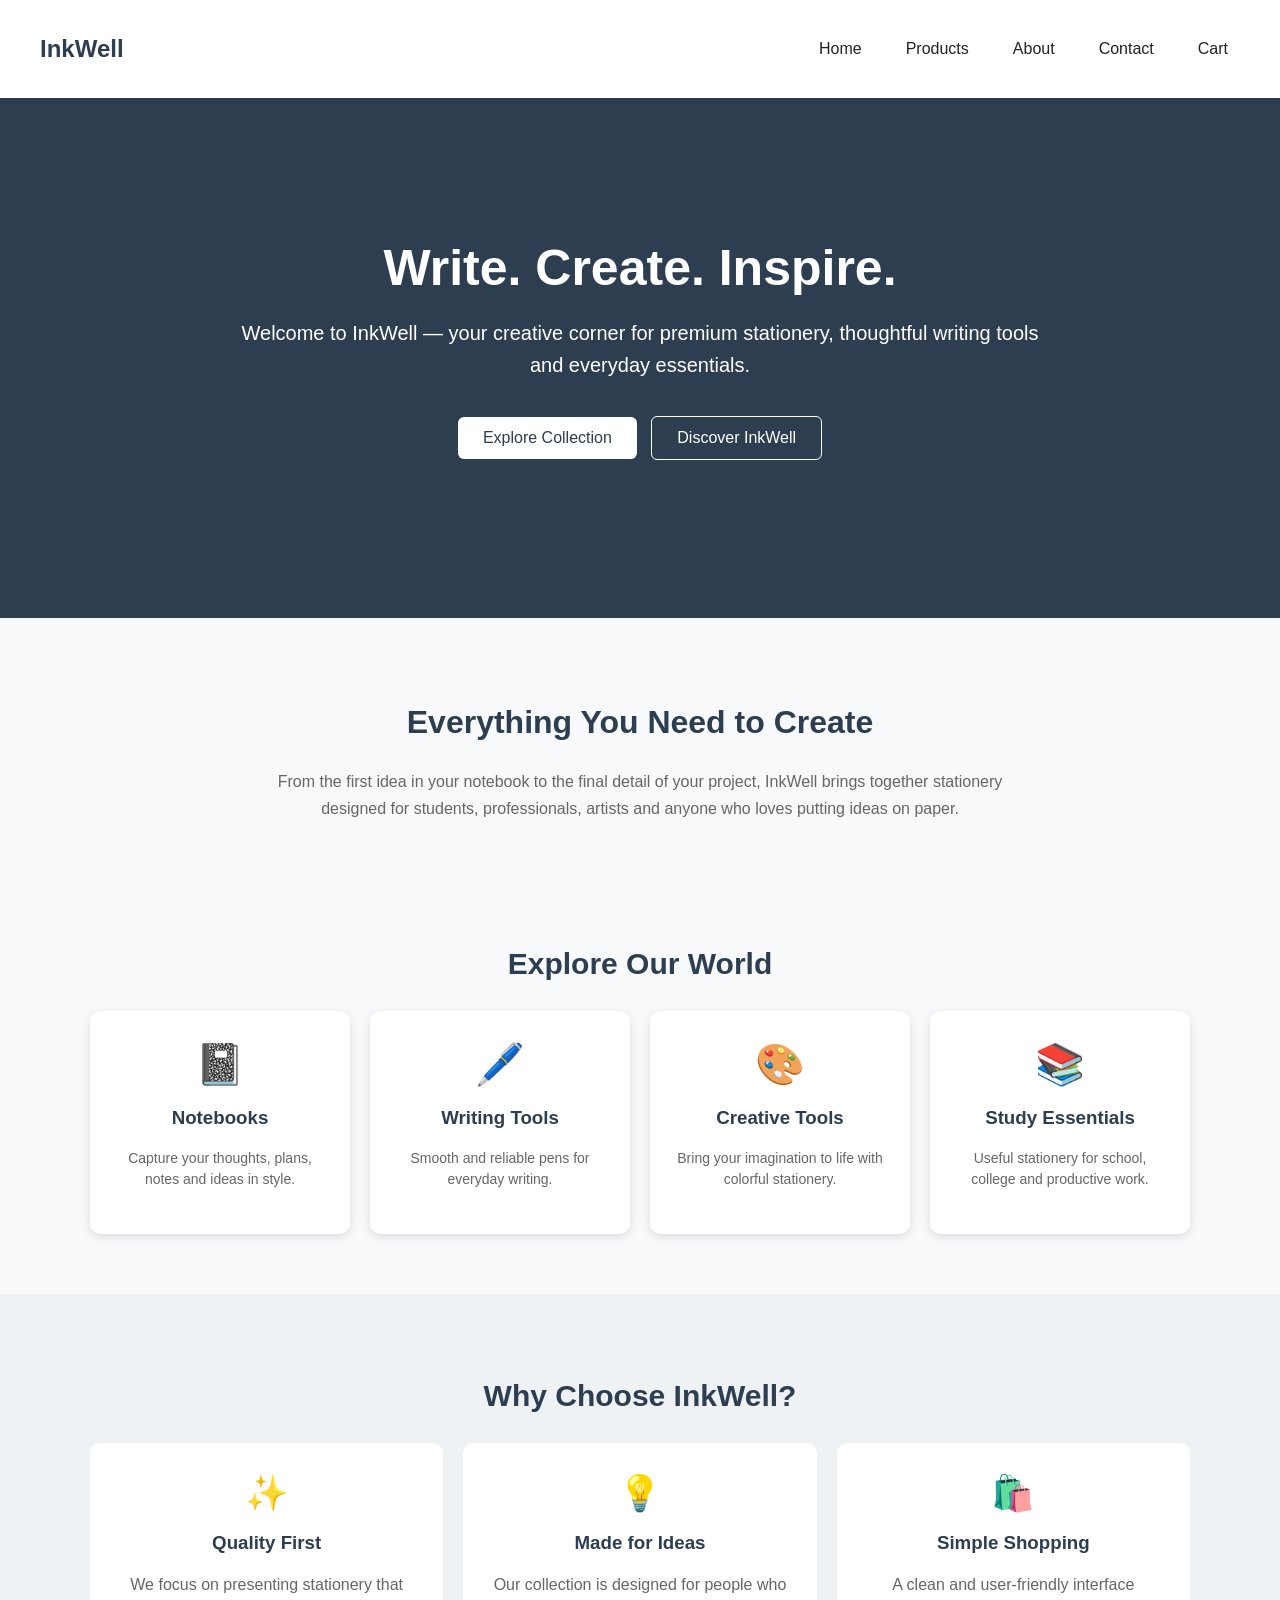
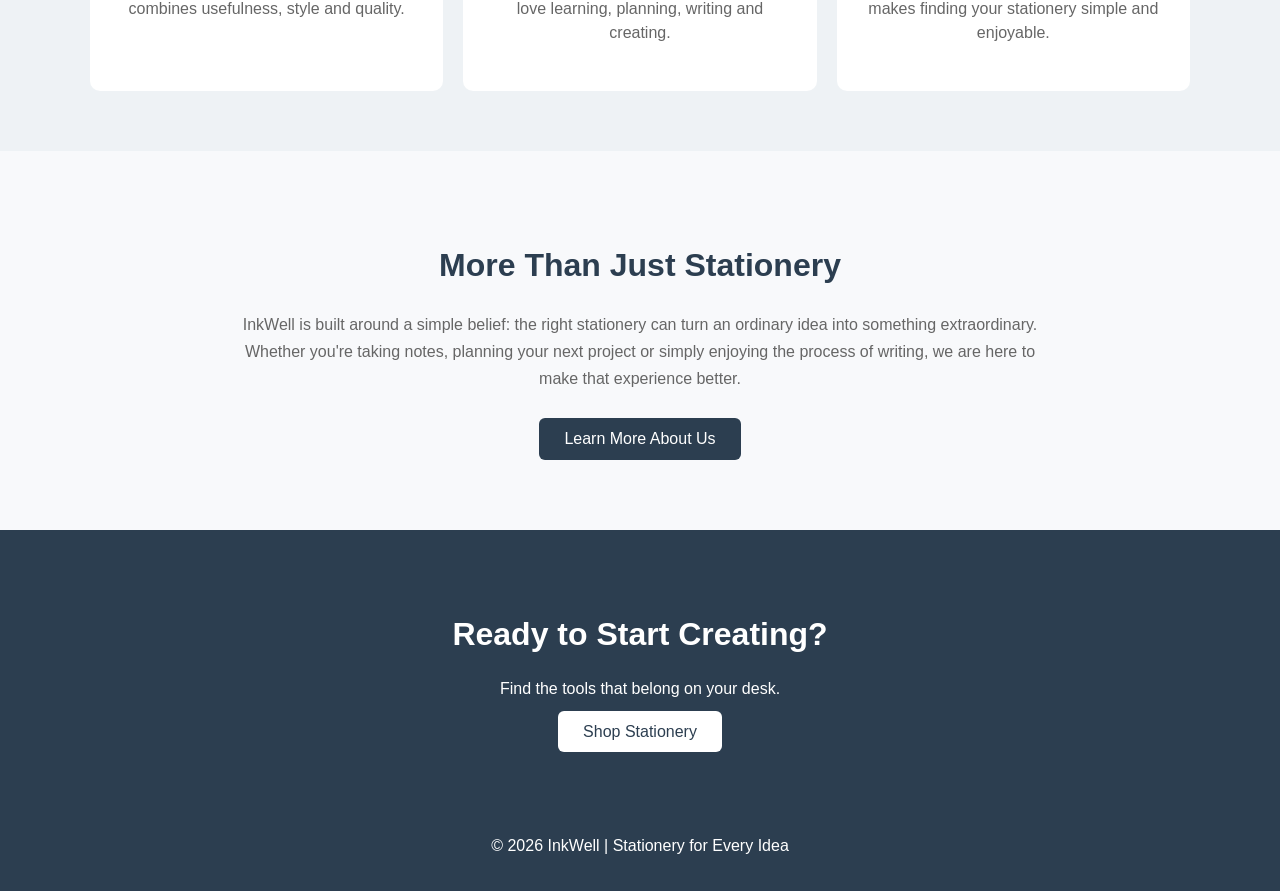
<file: index.html>
<!DOCTYPE html>
<html lang="en">

<head>
    <meta charset="UTF-8">
    <meta name="viewport" content="width=device-width, initial-scale=1.0">
    <title>InkWell - Stationery Shop</title>
    <link rel="stylesheet" href="styles.css">

</head>

<body>

    <header>
        <nav>
            <h2>InkWell</h2>

            <ul>
                <li><a href="index.html">Home</a></li>
                <li><a href="products.html">Products</a></li>
                <li><a href="about.html">About</a></li>
                <li><a href="contact.html">Contact</a></li>
                <li><a href="cart.html">Cart</a></li>
            </ul>
        </nav>
    </header>

    <section class="home-hero">
        <div class="hero-content">
            <h1>Write. Create. Inspire.</h1>

            <p>
                Welcome to InkWell — your creative corner for premium
                stationery, thoughtful writing tools and everyday essentials.
            </p>

            <div class="hero-buttons">
                <a href="products.html" class="shop-btn">
                    Explore Collection
                </a>

                <a href="about.html" class="about-btn">
                    Discover InkWell
                </a>
            </div>
        </div>
    </section>

    <section class="intro">
        <h2>Everything You Need to Create</h2>

        <p>
            From the first idea in your notebook to the final detail of your
            project, InkWell brings together stationery designed for students,
            professionals, artists and anyone who loves putting ideas on paper.
        </p>
    </section>

    <section class="categories">
        <h2>Explore Our World</h2>

        <div class="category-grid">

            <div class="category">
                <div class="category-icon">📓</div>
                <h3>Notebooks</h3>
                <p>
                    Capture your thoughts, plans, notes and ideas in style.
                </p>
            </div>

            <div class="category">
                <div class="category-icon">🖊️</div>
                <h3>Writing Tools</h3>
                <p>
                    Smooth and reliable pens for everyday writing.
                </p>
            </div>

            <div class="category">
                <div class="category-icon">🎨</div>
                <h3>Creative Tools</h3>
                <p>
                    Bring your imagination to life with colorful stationery.
                </p>
            </div>

            <div class="category">
                <div class="category-icon">📚</div>
                <h3>Study Essentials</h3>
                <p>
                    Useful stationery for school, college and productive work.
                </p>
            </div>

        </div>
    </section>

    <section class="why">
        <h2>Why Choose InkWell?</h2>

        <div class="why-grid">

            <div class="why-card">
                <span>✨</span>
                <h3>Quality First</h3>
                <p>
                    We focus on presenting stationery that combines
                    usefulness, style and quality.
                </p>
            </div>

            <div class="why-card">
                <span>💡</span>
                <h3>Made for Ideas</h3>
                <p>
                    Our collection is designed for people who love
                    learning, planning, writing and creating.
                </p>
            </div>

            <div class="why-card">
                <span>🛍️</span>
                <h3>Simple Shopping</h3>
                <p>
                    A clean and user-friendly interface makes finding
                    your stationery simple and enjoyable.
                </p>
            </div>

        </div>
    </section>

    <section class="about-preview">
        <h2>More Than Just Stationery</h2>

        <p>
            InkWell is built around a simple belief: the right stationery
            can turn an ordinary idea into something extraordinary.
            Whether you're taking notes, planning your next project or
            simply enjoying the process of writing, we are here to make
            that experience better.
        </p>

        <a href="about.html" class="learn-btn">
            Learn More About Us
        </a>
    </section>

    <section class="home-cta">
        <h2>Ready to Start Creating?</h2>

        <p>
            Find the tools that belong on your desk.
        </p>

        <a href="products.html" class="cta-btn">
            Shop Stationery
        </a>
    </section>

    <footer>
        <p>© 2026 InkWell | Stationery for Every Idea</p>
    </footer>

    <script src="script.js"></script>

</body>
</html>
</file>
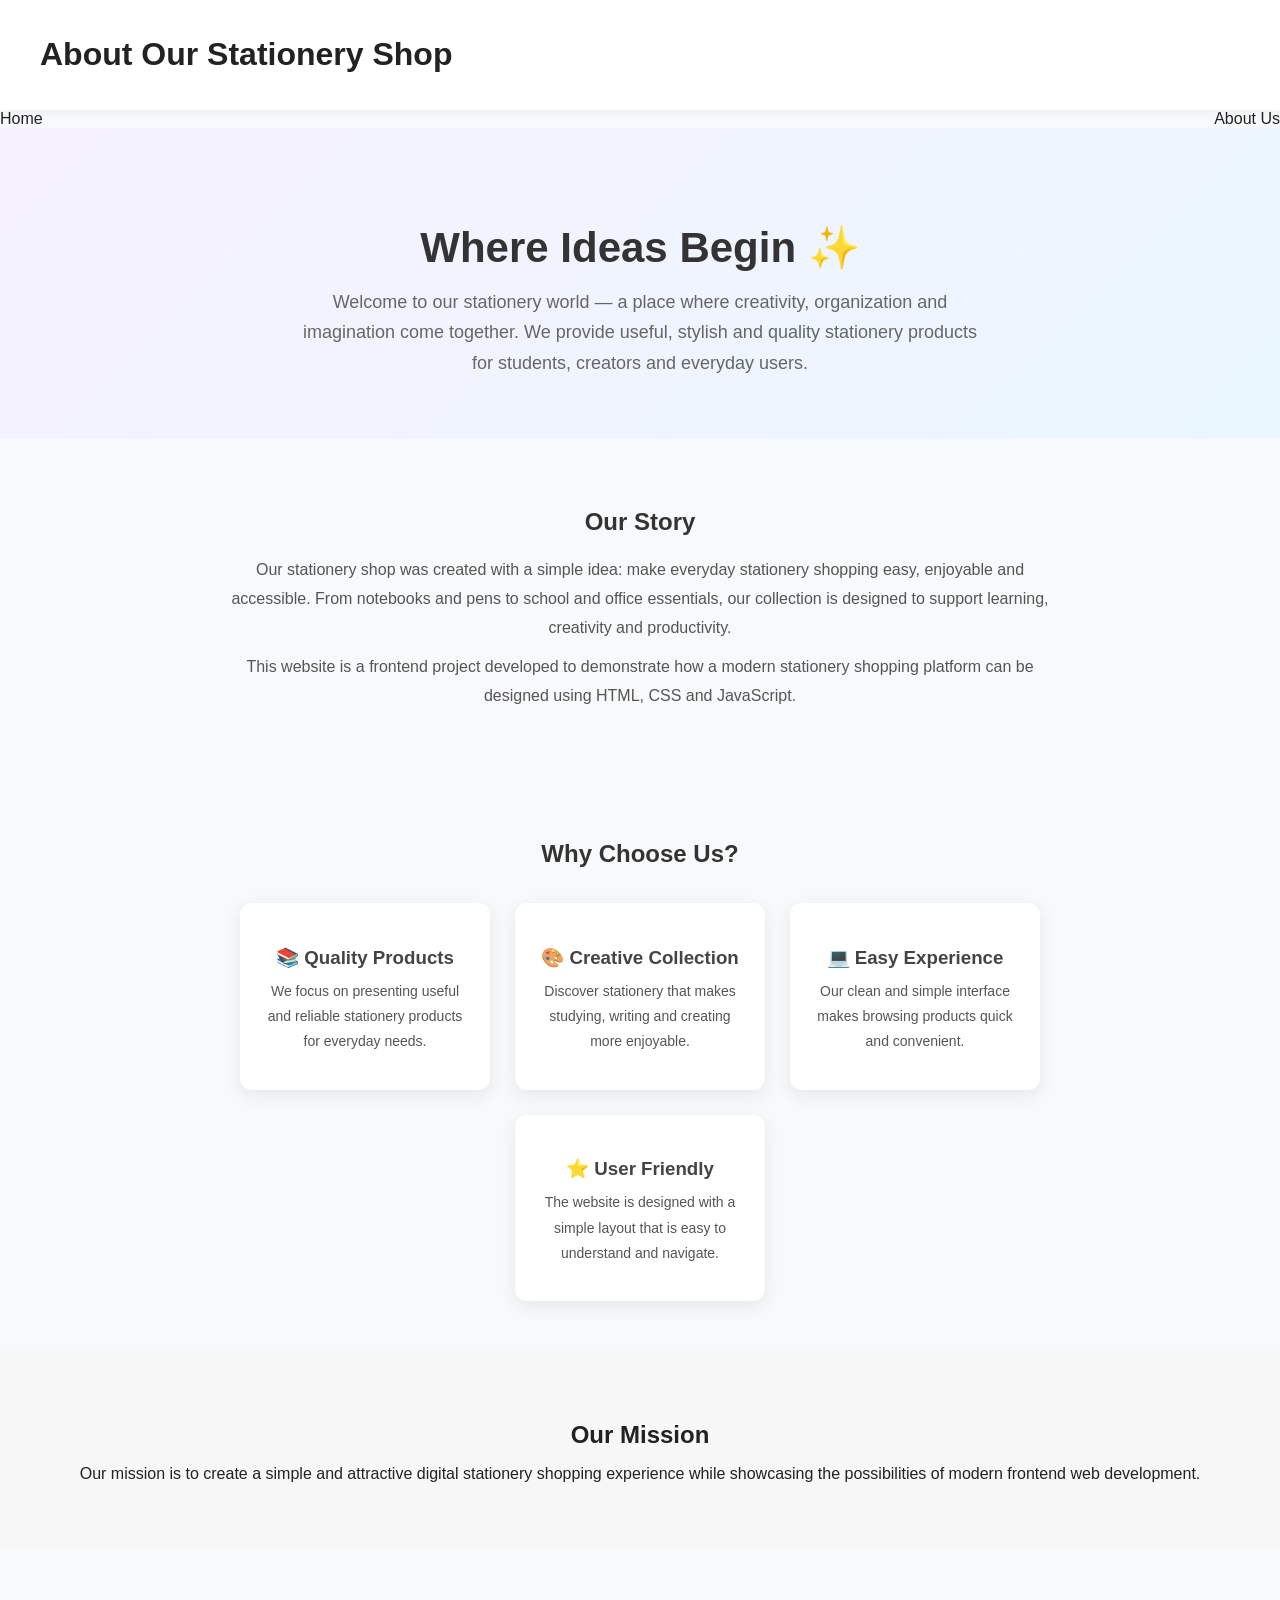
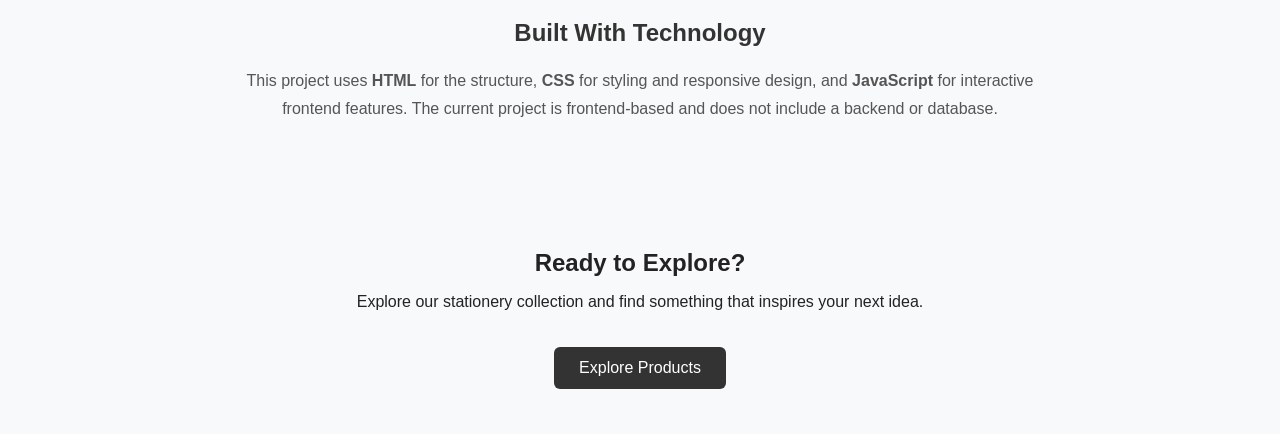
<file: about.html>
<!DOCTYPE html>
<html lang="en">

<head>
    <meta charset="UTF-8">
    <meta name="viewport" content="width=device-width, initial-scale=1.0">
    <title>About Us - Stationery Shop</title>
    <link rel="stylesheet" href="styles.css">

</head>

<body>

    <header>
        <h1>About Our Stationery Shop</h1>
    </header>

    <nav>
        <a href="index.html">Home</a>
        <a href="about.html">About Us</a>
    </nav>
    <section class="about-hero">
        <h2>Where Ideas Begin ✨</h2>
        <p>
            Welcome to our stationery world — a place where creativity,
            organization and imagination come together. We provide useful,
            stylish and quality stationery products for students, creators
            and everyday users.
        </p>
    </section>
    <section class="about-section">
        <h2>Our Story</h2>

        <p>
            Our stationery shop was created with a simple idea: make everyday
            stationery shopping easy, enjoyable and accessible. From notebooks
            and pens to school and office essentials, our collection is designed
            to support learning, creativity and productivity.
        </p>

        <p>
            This website is a frontend project developed to demonstrate how a
            modern stationery shopping platform can be designed using
            HTML, CSS and JavaScript.
        </p>
    </section>
    <section class="about-section">
        <h2>Why Choose Us?</h2>

        <div class="features">

            <div class="feature">
                <h3>📚 Quality Products</h3>
                <p>
                    We focus on presenting useful and reliable stationery
                    products for everyday needs.
                </p>
            </div>

            <div class="feature">
                <h3>🎨 Creative Collection</h3>
                <p>
                    Discover stationery that makes studying, writing and
                    creating more enjoyable.
                </p>
            </div>

            <div class="feature">
                <h3>💻 Easy Experience</h3>
                <p>
                    Our clean and simple interface makes browsing products
                    quick and convenient.
                </p>
            </div>

            <div class="feature">
                <h3>⭐ User Friendly</h3>
                <p>
                    The website is designed with a simple layout that is easy
                    to understand and navigate.
                </p>
            </div>

        </div>
    </section>

    <section class="mission">
        <h2>Our Mission</h2>

        <p>
            Our mission is to create a simple and attractive digital stationery
            shopping experience while showcasing the possibilities of modern
            frontend web development.
        </p>
    </section>
    <section class="about-section">
        <h2>Built With Technology</h2>

        <p>
            This project uses <strong>HTML</strong> for the structure,
            <strong>CSS</strong> for styling and responsive design, and
            <strong>JavaScript</strong> for interactive frontend features.
            The current project is frontend-based and does not include a
            backend or database.
        </p>
    </section>

 
    <section class="cta">
        <h2>Ready to Explore?</h2>

        <p>
            Explore our stationery collection and find something that
            inspires your next idea.
        </p>

        <a href="index.html">Explore Products</a>
    </section>

</body>
</html>
</file>
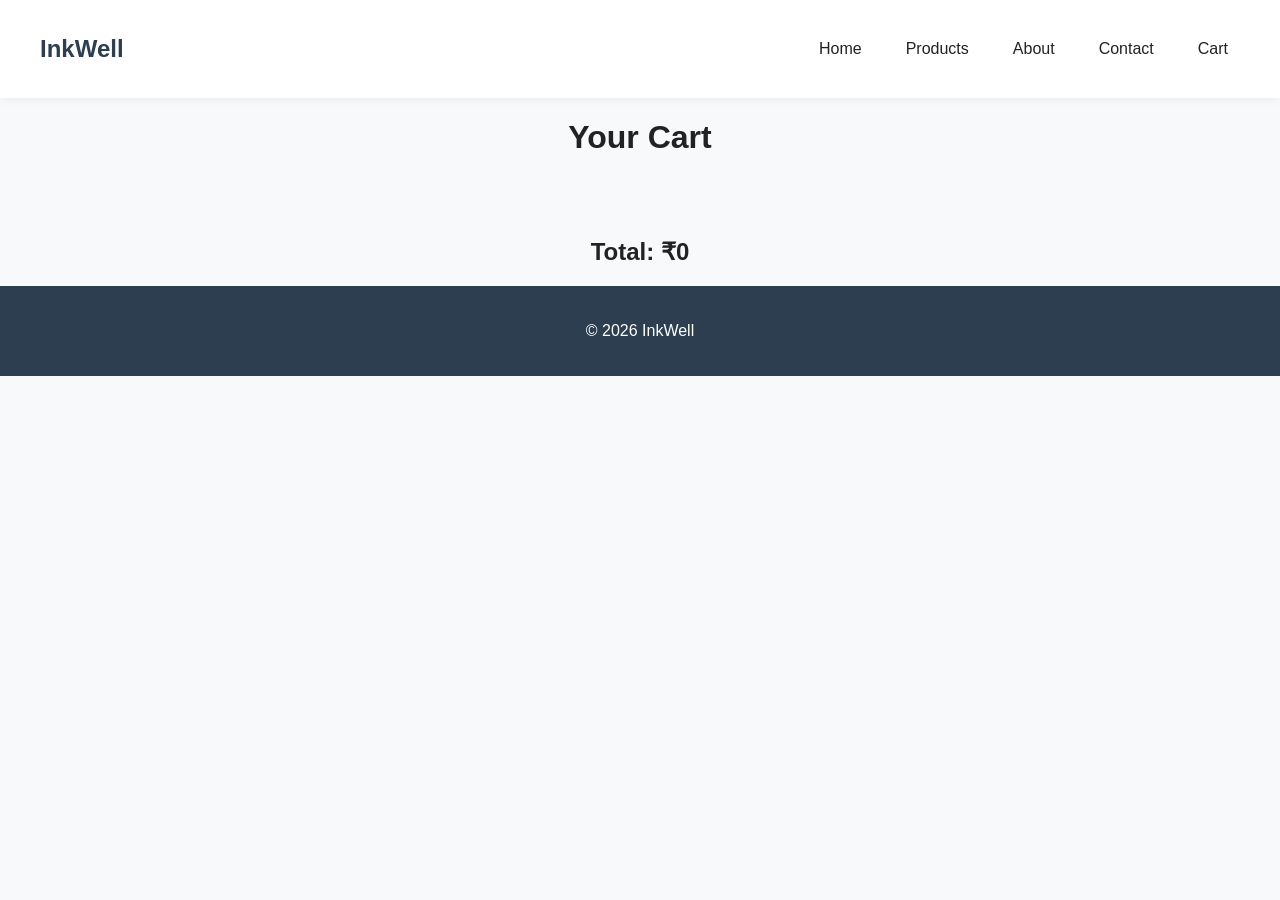
<file: cart.html>
<!DOCTYPE html>
<html>
<head>
    <title>Cart</title>
    <link rel="stylesheet" href="styles.css">
</head>
<body onload="displayCart()">

<header>
    <nav>
        <h2>InkWell</h2>
        <ul>
            <li><a href="index.html">Home</a></li>
            <li><a href="products.html">Products</a></li>
            <li><a href="about.html">About</a></li>
            <li><a href="contact.html">Contact</a></li>
            <li><a href="cart.html">Cart</a></li>
        </ul>
    </nav>
</header>

<h1 style="text-align:center;">Your Cart</h1>

<div id="cart-items" style="padding:20px;"></div>
<h2 id="total" style="text-align:center;"></h2>

<footer>
    <p>© 2026 InkWell</p>
</footer>

<script src="script.js"></script>
</body>
</html>
</file>
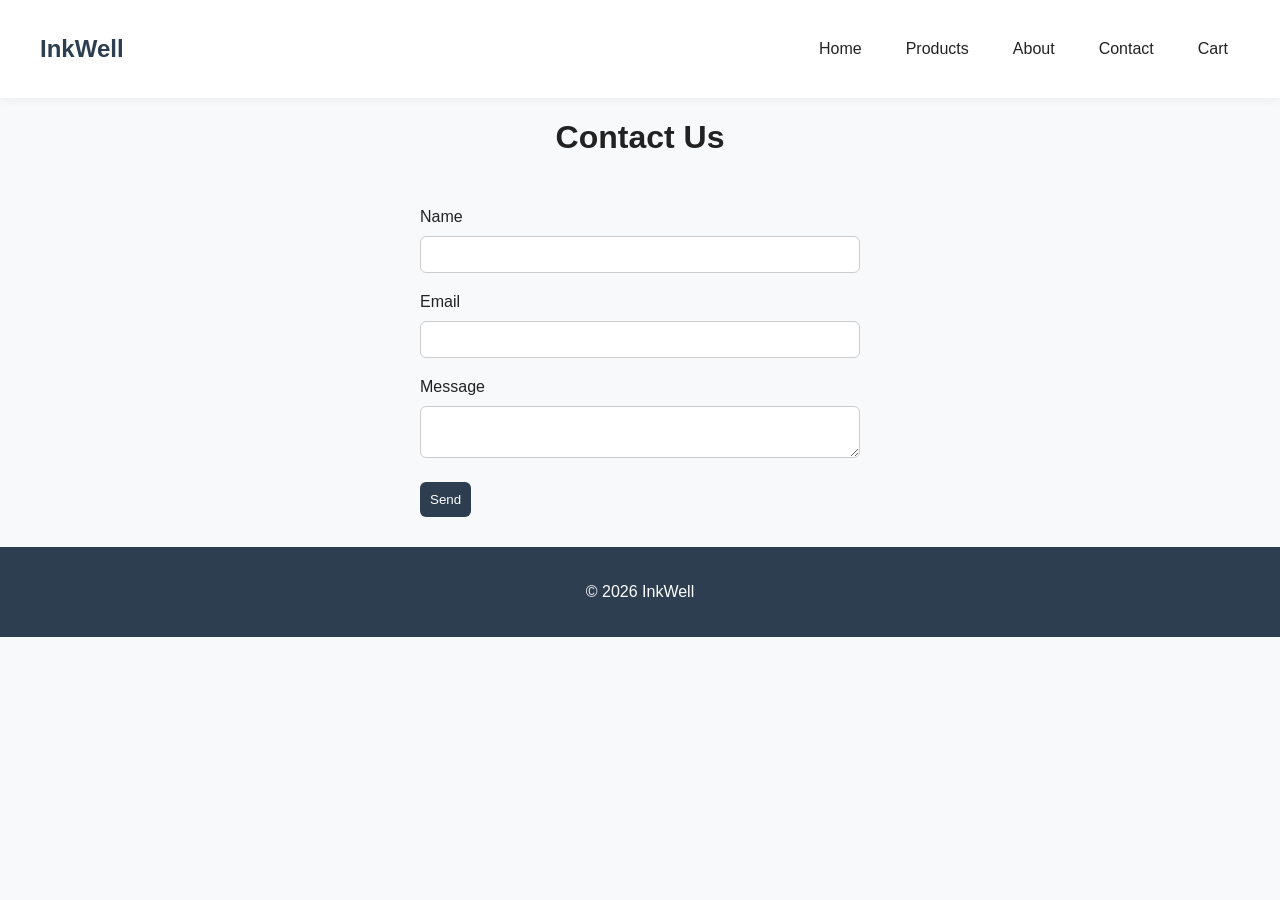
<file: contact.html>
<!DOCTYPE html>
<html>
<head>
    <title>Contact</title>
    <link rel="stylesheet" href="styles.css">
</head>
<body>

<header>
    <nav>
        <h2>InkWell</h2>
        <ul>
            <li><a href="index.html">Home</a></li>
            <li><a href="products.html">Products</a></li>
            <li><a href="about.html">About</a></li>
            <li><a href="contact.html">Contact</a></li>
            <li><a href="cart.html">Cart</a></li>
        </ul>
    </nav>
</header>

<h1 style="text-align:center;">Contact Us</h1>

<form>
    <label>Name</label>
    <input type="text" required>

    <label>Email</label>
    <input type="email" required>

    <label>Message</label>
    <textarea required></textarea>

    <button type="submit">Send</button>
</form>

<footer>
    <p>© 2026 InkWell</p>
</footer>

</body>
</html>
</file>
<file: styles.css>
* {
  box-sizing: border-box;
}

body {
  margin: 0;
  font-family: 'Segoe UI', sans-serif;
  background: #f8f9fb;
  color: #222;
}

h1, h2, h3 {
  font-weight: 600;
}

a {
  text-decoration: none;
  color: inherit;
}

header {
  background: white;
  box-shadow: 0 2px 10px rgba(0, 0, 0, 0.05);
  padding: 15px 40px;
}

nav {
  display: flex;
  justify-content: space-between;
  align-items: center;
}

nav h2 {
  color: #2c3e50;
}

nav ul {
  display: flex;
  list-style: none;
  gap: 20px;
}

nav ul li a {
  padding: 8px 12px;
  border-radius: 6px;
  transition: background 0.3s, color 0.3s;
}

nav ul li a:hover {
  background: #2c3e50;
  color: white;
}

.hero {
  padding: 80px 40px;
  background: linear-gradient(120deg, #2c3e50, #34495e);
  color: white;
  text-align: center;
}

.products {
  display: grid;
  grid-template-columns: repeat(auto-fit, minmax(250px, 1fr));
  gap: 25px;
  padding: 40px;
}

.card {
  background: white;
  padding: 20px;
  border-radius: 12px;
  box-shadow: 0 5px 20px rgba(0, 0, 0, 0.05);
  transition: transform 0.3s;
}

.card:hover {
  transform: translateY(-5px);
}

.card img {
  width: 100%;
  border-radius: 10px;
}

.card button {
  background: #2c3e50;
  color: white;
  border: none;
  padding: 10px;
  width: 100%;
  margin-top: 10px;
  border-radius: 6px;
  cursor: pointer;
}

form {
  max-width: 500px;
  margin: auto;
  padding: 30px;
}

input, textarea {
  width: 100%;
  padding: 10px;
  margin-top: 10px;
  margin-bottom: 20px;
  border-radius: 6px;
  border: 1px solid #ccc;
}

button {
  padding: 10px;
  border: none;
  background: #2c3e50;
  color: white;
  border-radius: 6px;
}

footer {
  text-align: center;
  padding: 20px;
  background: #2c3e50;
  color: white;
}

.about-hero {
  text-align: center;
  padding: 60px 20px;
  background: linear-gradient(135deg, #f6f1ff, #eaf7ff);
}

.about-hero h2 {
  font-size: 42px;
  margin-bottom: 15px;
  color: #333;
}

.about-hero p {
  max-width: 700px;
  margin: auto;
  font-size: 18px;
  color: #666;
  line-height: 1.7;
}

.about-section {
  max-width: 1100px;
  margin: auto;
  padding: 50px 20px;
}

.about-section h2 {
  text-align: center;
  margin-bottom: 20px;
  color: #333;
}

.about-section p {
  text-align: center;
  max-width: 850px;
  margin: 10px auto;
  line-height: 1.8;
  color: #555;
}

.features {
  display: flex;
  justify-content: center;
  gap: 25px;
  flex-wrap: wrap;
  margin-top: 35px;
}

.feature {
  width: 250px;
  padding: 25px;
  text-align: center;
  background: #fff;
  border-radius: 12px;
  box-shadow: 0 5px 18px rgba(0, 0, 0, 0.08);
}

.feature h3 {
  color: #444;
  margin-bottom: 10px;
}

.feature p {
  font-size: 14px;
}

.mission {
  background: #f7f7f7;
  text-align: center;
  padding: 50px 20px;
}

.mission h2 {
  margin-bottom: 15px;
}

.cta {
  text-align: center;
  padding: 45px 20px;
}

.cta h2 {
  margin-bottom: 10px;
}

.cta a {
  display: inline-block;
  margin-top: 20px;
  padding: 12px 25px;
  background: #333;
  color: white;
  text-decoration: none;
  border-radius: 6px;
}

.cta a:hover {
  background: #555;
}
.home-hero {
    height: 520px;
    background: #2c3e50;
    color: white;
    text-align: center;
    padding-top: 100px;
}

.hero-content {
    max-width: 800px;
    margin: auto;
}

.hero-content h1 {
    font-size: 50px;
    margin-bottom: 15px;
}

.hero-content p {
    font-size: 20px;
    line-height: 1.6;
    margin-bottom: 30px;
}

.hero-buttons a {
    display: inline-block;
    padding: 12px 25px;
    margin: 5px;
    border-radius: 6px;
    text-decoration: none;
}

.shop-btn {
    background: white;
    color: #2c3e50;
}

.about-btn {
    border: 1px solid white;
    color: white;
}

.intro {
    text-align: center;
    padding: 60px 20px;
}

.intro h2 {
    color: #2c3e50;
    font-size: 32px;
}

.intro p {
    max-width: 750px;
    margin: auto;
    color: #666;
    line-height: 1.7;
}

.categories {
    padding: 40px 20px 60px;
    text-align: center;
}

.categories h2 {
    color: #2c3e50;
    font-size: 30px;
    margin-bottom: 30px;
}

.category-grid {
    display: grid;
    grid-template-columns: repeat(4, 1fr);
    gap: 20px;
    max-width: 1100px;
    margin: auto;
}

.category {
    padding: 30px 20px;
    background: white;
    border-radius: 10px;
    box-shadow: 0 3px 10px #ddd;
}

.category-icon {
    font-size: 40px;
}

.category h3 {
    color: #2c3e50;
}

.category p {
    color: #666;
    font-size: 14px;
    line-height: 1.5;
}

.why {
    background: #eef2f5;
    padding: 60px 20px;
    text-align: center;
}

.why h2 {
    color: #2c3e50;
    font-size: 30px;
    margin-bottom: 30px;
}

.why-grid {
    display: grid;
    grid-template-columns: repeat(3, 1fr);
    gap: 20px;
    max-width: 1100px;
    margin: auto;
}

.why-card {
    background: white;
    padding: 30px;
    border-radius: 10px;
}

.why-card span {
    font-size: 35px;
}

.why-card h3 {
    color: #2c3e50;
}

.why-card p {
    color: #666;
    line-height: 1.5;
}

.about-preview {
    text-align: center;
    padding: 70px 20px;
}

.about-preview h2 {
    color: #2c3e50;
    font-size: 32px;
}

.about-preview p {
    max-width: 800px;
    margin: 15px auto 25px;
    color: #666;
    line-height: 1.7;
}

.learn-btn {
    display: inline-block;
    background: #2c3e50;
    color: white;
    padding: 12px 25px;
    border-radius: 6px;
    text-decoration: none;
}

.home-cta {
    background: #2c3e50;
    color: white;
    text-align: center;
    padding: 60px 20px;
}

.home-cta h2 {
    font-size: 32px;
}

.home-cta p {
    margin-bottom: 25px;
}

.cta-btn {
    background: white;
    color: #2c3e50;
    padding: 12px 25px;
    border-radius: 6px;
    text-decoration: none;
}

@media (max-width: 800px) {
    .category-grid {
        grid-template-columns: 1fr 1fr;
    }

    .why-grid {
        grid-template-columns: 1fr;
    }
}

@media (max-width: 500px) {
    .category-grid {
        grid-template-columns: 1fr;
    }

    .hero-content h1 {
        font-size: 35px;
    }
}
</file>
